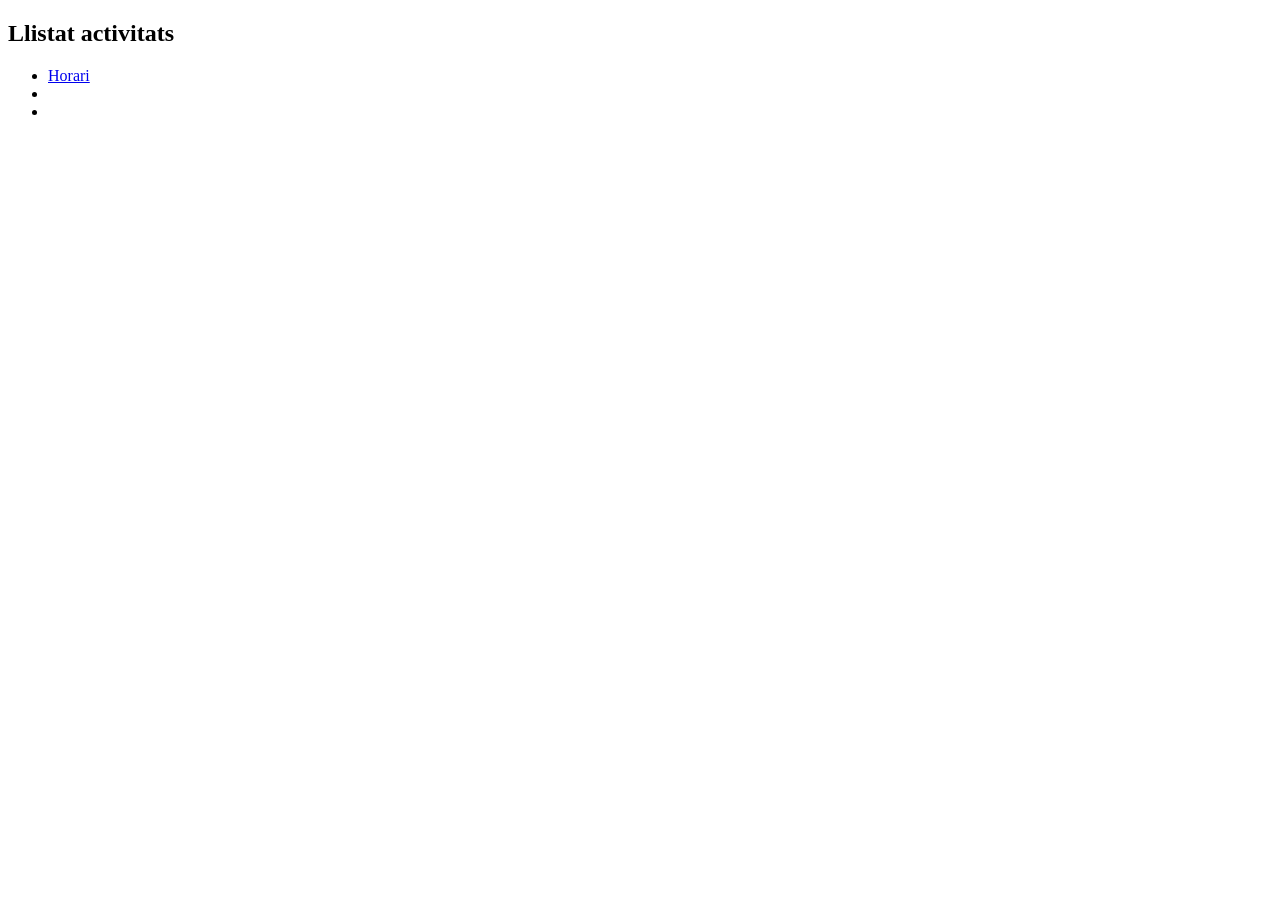
<file: index.html>
<!doctype html>
<html lang="ca">
  <head>
    <meta charset="utf-8" />
    <meta http-equiv="X-UA-Compatible" content="IE=edge" />
    <title>Activitats Marques</title>
    <meta name="description" content="Alejandro" />
    <meta name="viewport" content="width=device-width, initial-scale=1" />

    <link rel="stylesheet" href="./css/style.css" />
    <link rel="stylesheet" href="./css/colors.css" />
  </head>
  <body>
    <main>
      <h2>Llistat activitats</h2>
      <ul>
        <li><a href="./html/horari.html">Horari</a></li>
        <li><a href="#"></a></li>
        <li><a href="#"></a></li>
      </ul>
    </main>
  </body>
</html>
</file>
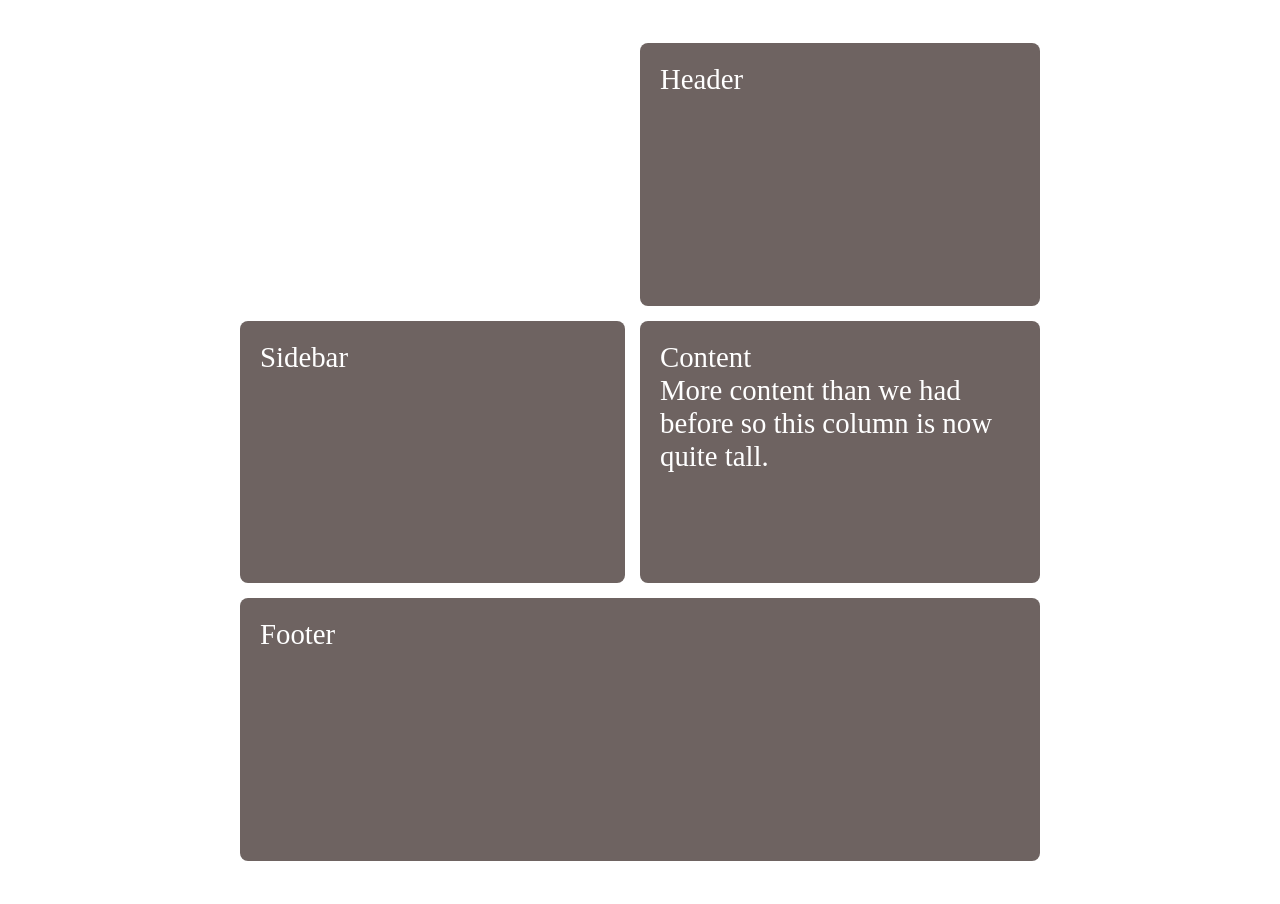
<file: GRID/grid.html>
<!doctype html>
<html>
  <head>
    <meta charset="utf-8" />
    <meta http-equiv="X-UA-Compatible" content="IE=edge" />
    <title>GRID</title>
    <meta name="description" content="" />
    <meta name="viewport" content="width=device-width, initial-scale=1" />
    <link rel="stylesheet" href="/GRID/style.css" />
  </head>
  <body>
    <div class="grid-container">
      <header class="header">Header</header>
      <ul class="llista-nav">
        <li>Element 1</li>
        <li>Element 2</li>
        <li>Element 3</li>
        <li>Element 4</li>
        <li>Element 5</li>
      </ul>
      <aside class="sidebar">Sidebar</aside>
      <main class="content">
        Content<br />
        More content than we had before so this column is now quite tall.
      </main>
      <footer class="footer">Footer</footer>
    </div>
  </body>
</html>
</file>
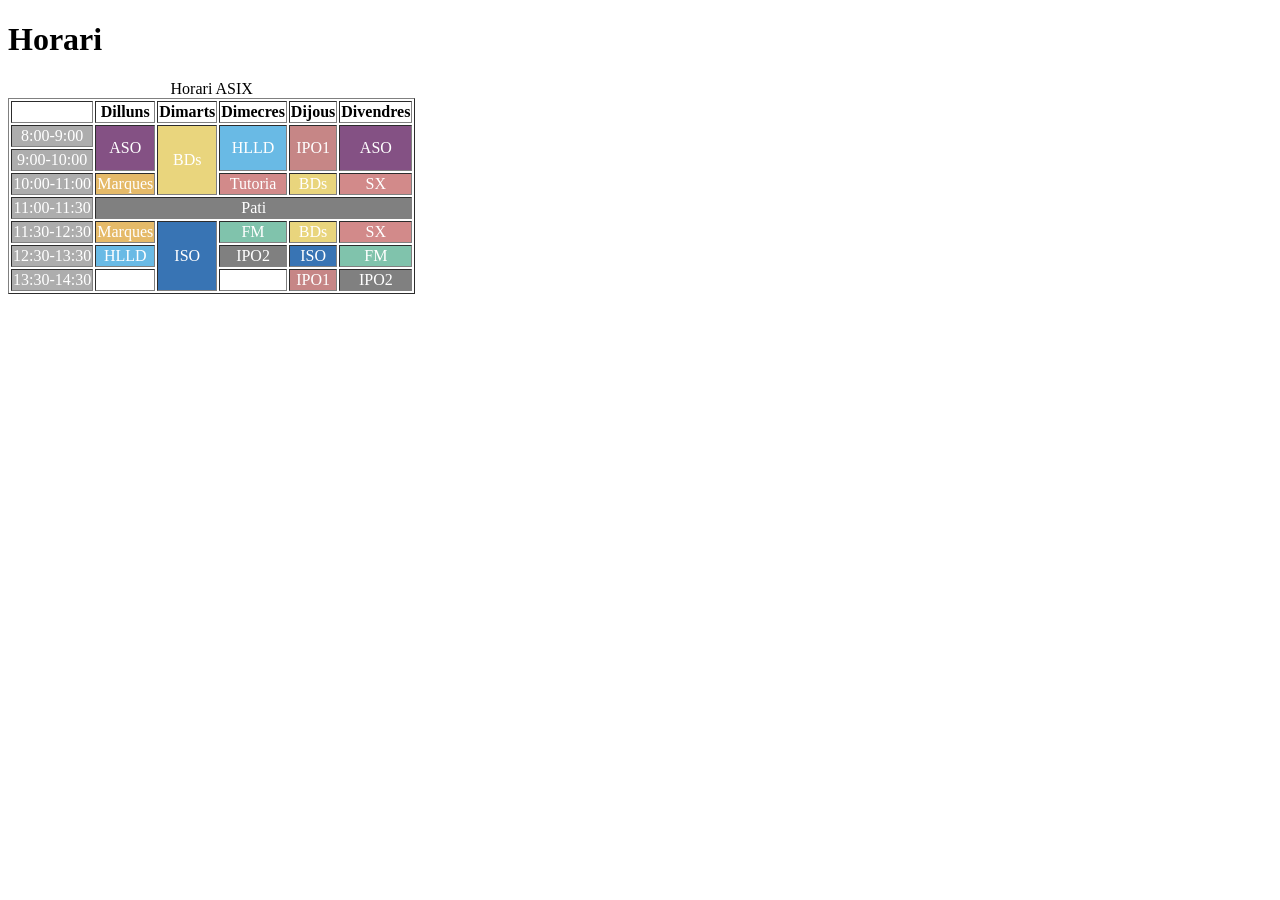
<file: html/horari.html>
<!doctype html>
<html lang="ca">
  <head>
    <meta charset="utf-8" />
    <meta http-equiv="X-UA-Compatible" content="IE=edge" />
    <title>Horari</title>
    <meta name="description" content="" />
    <meta name="viewport" content="width=device-width, initial-scale=1" />

    <link rel="stylesheet" href="./../css/style.css" />
    <link rel="stylesheet" href="./../css/colors.css" />
  </head>
  <body>
    <header>
      <h1>Horari</h1>
    </header>
    <main>
      <table border="1">
        <caption>
          Horari ASIX
        </caption>
        <thead>
          <th></th>
          <th>Dilluns</th>
          <th>Dimarts</th>
          <th>Dimecres</th>
          <th>Dijous</th>
          <th>Divendres</th>
        </thead>
        <tr>
          <td class="grey-twin">8:00-9:00</td>
          <td rowspan="2" class="violet">ASO</td>
          <td rowspan="3" class="yellow">BDs</td>
          <td rowspan="2" class="celeste">HLLD</td>
          <td rowspan="2" class="red">IPO1</td>
          <td rowspan="2" class="violet">ASO</td>
        </tr>
        <tr>
          <td class="grey-twin">9:00-10:00</td>
        </tr>
        <tr>
          <td class="grey-twin">10:00-11:00</td>
          <td class="orange">Marques</td>
          <td class="normal">Tutoria</td>
          <td class="yellow">BDs</td>
          <td class="normal">SX</td>
        </tr>
        <tr>
          <td class="grey-twin">11:00-11:30</td>
          <td colspan="5" class="grey">Pati</td>
        </tr>
        <tr>
          <td class="grey-twin">11:30-12:30</td>
          <td class="orange">Marques</td>
          <td rowspan="3" class="blue-ocean">ISO</td>
          <td class="green-back">FM</td>
          <td class="yellow">BDs</td>
          <td class="normal">SX</td>
        </tr>
        <tr>
          <td class="grey-twin">12:30-13:30</td>
          <td class="celeste">HLLD</td>
          <td class="grey">IPO2</td>
          <td class="blue-ocean">ISO</td>
          <td class="green-back">FM</td>
        </tr>
        <tr>
          <td class="grey-twin">13:30-14:30</td>
          <td></td>
          <td></td>
          <td class="red">IPO1</td>
          <td class="grey">IPO2</td>
        </tr>
      </table>
    </main>
  </body>
</html>
</file>
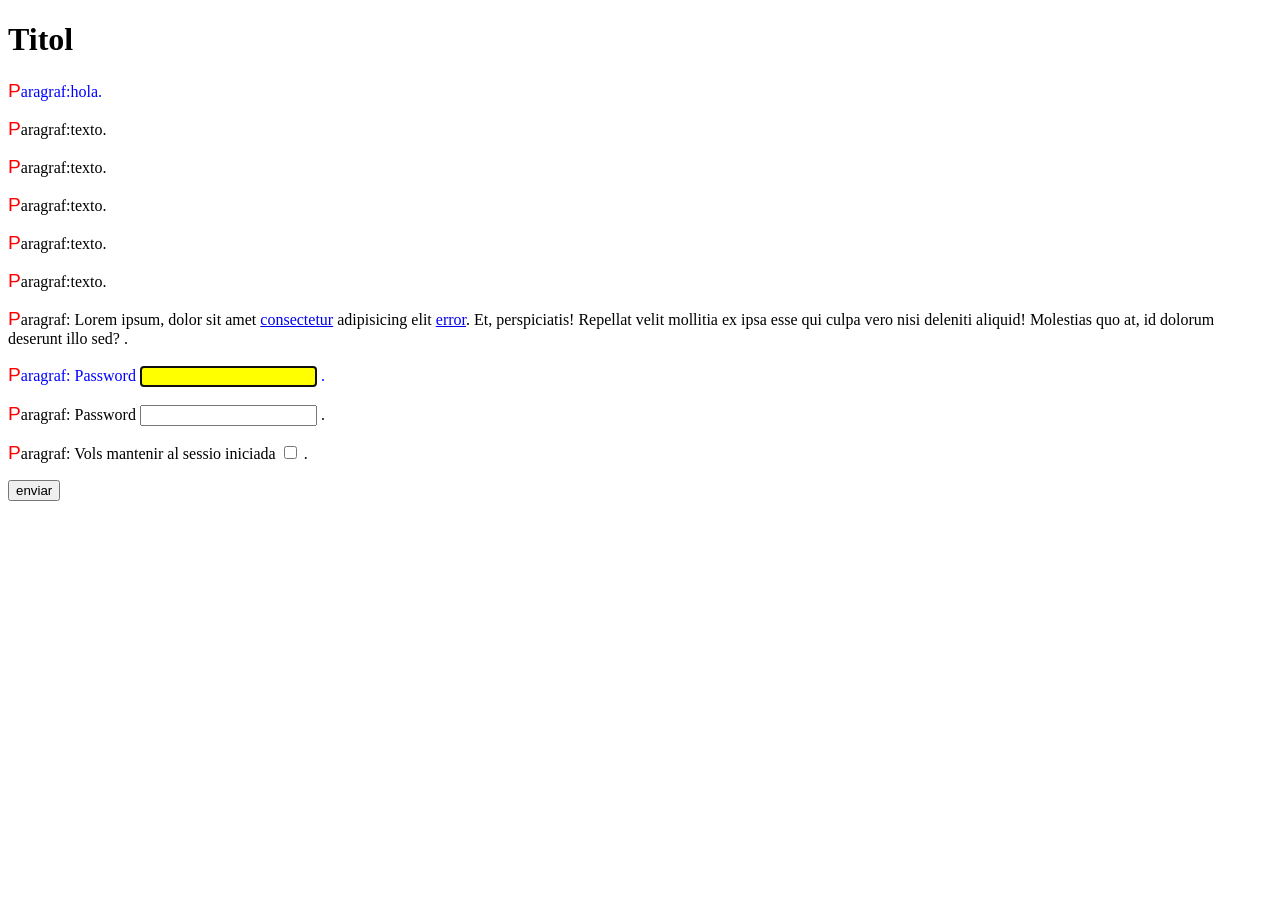
<file: html/seudoclases.html>
<!doctype html>
<html>
  <head>
    <meta charset="utf-8" />
    <meta http-equiv="X-UA-Compatible" content="IE=edge" />
    <title>seudoclases</title>
    <meta name="description" content="" />
    <meta name="viewport" content="width=device-width, initial-scale=1" />
    <link rel="stylesheet" href="./Exercici Josep Word/css/pseudo.css" />
  </head>
  <body>
    <h1>Titol</h1>
    <p>hola</p>
    <p>texto</p>
    <p>texto</p>
    <p>texto</p>
    <p>texto</p>
    <p>texto</p>
    <p>
      Lorem ipsum, dolor sit amet
      <a href="/html/horari.html">consectetur</a> adipisicing elit
      <a href="Arreglar html/tortugues.html">error</a>. Et, perspiciatis!
      Repellat velit mollitia ex ipsa esse qui culpa vero nisi deleniti aliquid!
      Molestias quo at, id dolorum deserunt illo sed?
    </p>

    <form action="">
      <p>
        <label for="usr">Password</label>
        <input type="text" id="usr" name="usuari" required autofocus />
      </p>
      <p>
        <label for="psw">Password</label>
        <input type="password" id="psw" name="contrasenya" required autofocus/>
      </p>
      <p>
        <label for="session">Vols mantenir al sessio iniciada</label>
        <input type="checkbox" id="session" name="" required autofocus/>
      </p>
      <button type="submit">enviar</button>
    </form>
  </body>
</html>
</file>
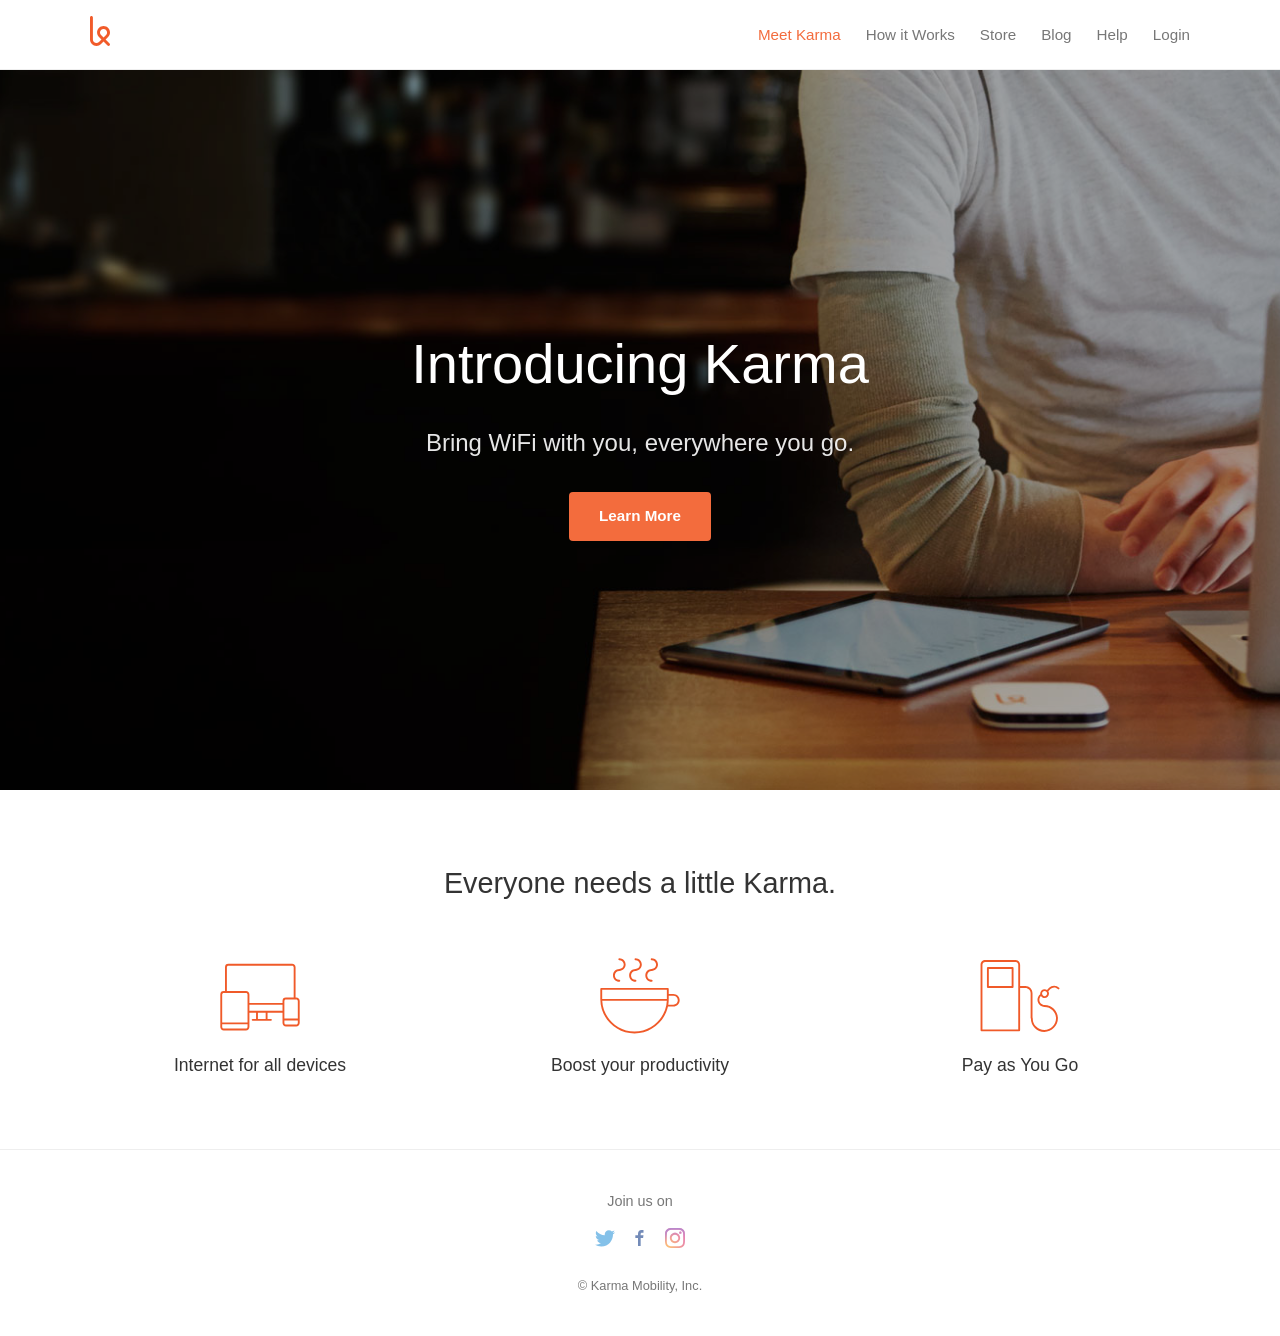
<file: KARMA/karma.html>
<!DOCTYPE html>
<html lang="es">
<head>
  <meta charset="UTF-8">
  <meta name="viewport" content="width=device-width, initial-scale=1.0">
  <title>Karma - Internet for Everyone</title>
  <link rel="stylesheet" href="/KARMA/css/karma.css">
</head>
<body>

  <header class="navbar">
    <div class="container nav-container">
      <a href="#" class="logo">
        <img src="img/karma-logo.svg" alt="Karma Logo">
      </a>
      <button class="menu-toggle" aria-label="Abrir menú">
        <img src="img/menu-hamburger.svg" alt="Menú">
      </button>
      <nav class="nav-links">
        <ul>
          <li><a href="#" class="active">Meet Karma</a></li>
          <li><a href="#">How it Works</a></li>
          <li><a href="#">Store</a></li>
          <li><a href="#">Blog</a></li>
          <li><a href="#">Help</a></li>
          <li><a href="#">Login</a></li>
        </ul>
      </nav>
    </div>
  </header>

  <section class="hero">
    <div class="hero-overlay"></div>
    <div class="container hero-content">
      <h1>Introducing Karma</h1>
      <p class="hero-subtitle">Bring WiFi with you, everywhere you go.</p>
      <a href="#" class="btn btn-primary">Learn More</a>
    </div>
  </section>

  <section class="features">
    <div class="container">
      <h2>Everyone needs a little Karma.</h2>
      <div class="features-grid">
        
        <div class="feature-card">
          <div class="icon-wrapper">
            <img src="img/icon-devices.svg" alt="Internet para todos los dispositivos">
          </div>
          <h3>Internet for all devices</h3>
        </div>

        <div class="feature-card">
          <div class="icon-wrapper">
            <img src="img/icon-coffee.svg" alt="Aumenta tu productividad">
          </div>
          <h3>Boost your productivity</h3>
        </div>

        <div class="feature-card">
          <div class="icon-wrapper">
            <img src="img/icon-refill.svg" alt="Paga solo por lo que usas">
          </div>
          <h3>Pay as You Go</h3>
        </div>

      </div>
    </div>
  </section>

  <footer class="footer">
    <div class="container footer-container">
      <p class="footer-title">Join us on</p>
      <div class="social-links">
        <a href="#" aria-label="Twitter">
          <img src="img/twitter-icon.svg" alt="Twitter">
        </a>
        <a href="#" aria-label="Facebook">
          <img src="img/facebook-icon.svg" alt="Facebook">
        </a>
        <a href="#" aria-label="Instagram">
          <img src="img/instagram-icon.svg" alt="Instagram">
        </a>
      </div>
      <p class="copyright">&copy; Karma Mobility, Inc.</p>
    </div>
  </footer>

</body>
</html>
</file>
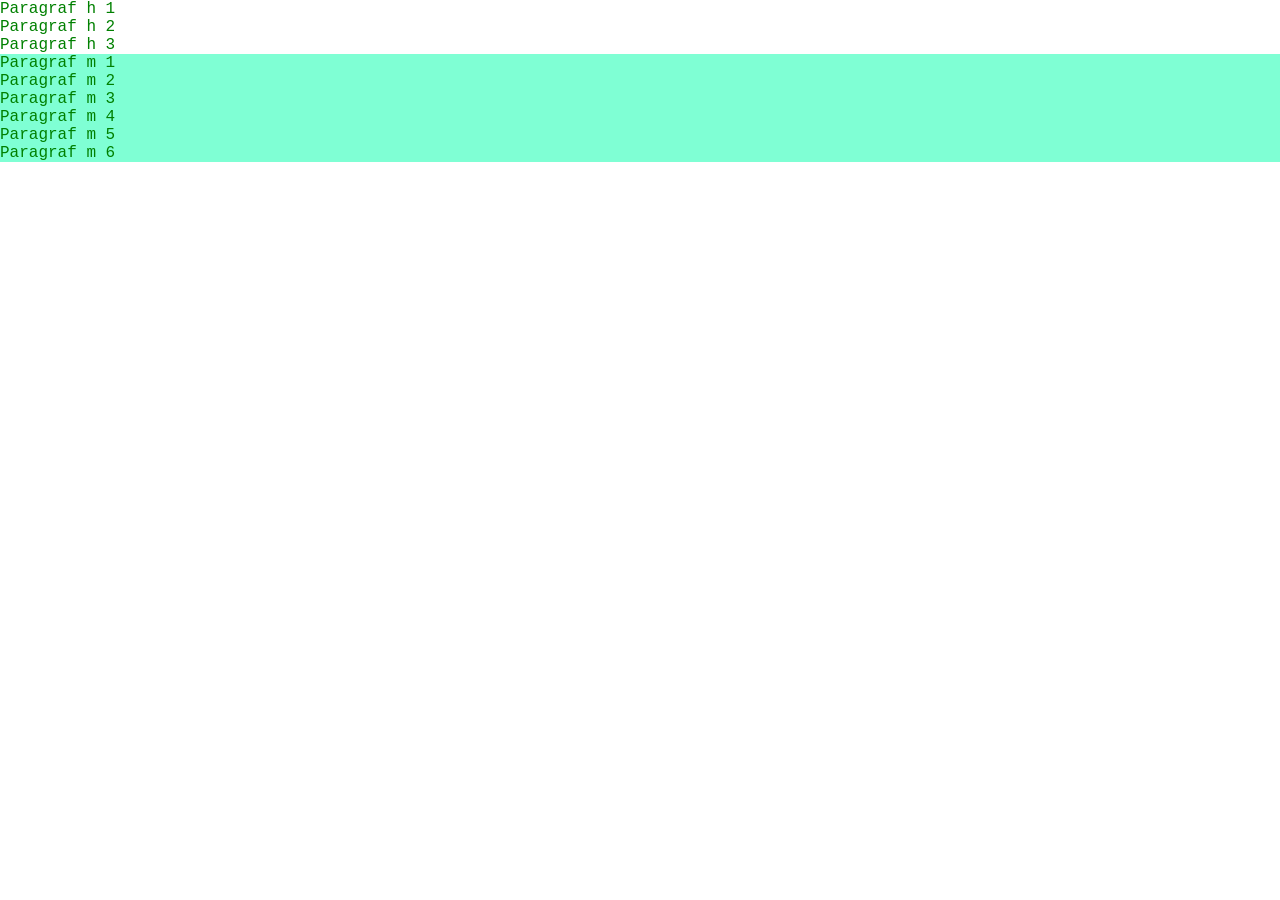
<file: Nuevo contenido/estil.html>
<!DOCTYPE html>

<html>
    <head>
        <meta charset="utf-8">
        <meta http-equiv="X-UA-Compatible" content="IE=edge">
        <title>Estils</title>
        <meta name="description" content="">
        <meta name="viewport" content="width=device-width, initial-scale=1">
        <link rel="stylesheet" href="./css/estil.css">
    </head>
    <body>
        <header>
            <h1 id="text-titol" class="text">Estils</h1> 
            <p class="text text-paragraf">Paragraf h 1</p>
            <p class="text text-paragraf">Paragraf h 2</p>
            <p class="text text-paragraf">Paragraf h 3</p>
        </header>

        <main>
            <h2>Tìtol 2</h2>
            <p class="text text-paragraf">Paragraf m 1</p>
            <p class="text text-paragraf">Paragraf m 2</p>
            <p class="text text-paragraf">Paragraf m 3</p>
            <h2>Tìtol 2</h2>
            <p class="text text-paragraf">Paragraf m 4</p>
            <p class="text text-paragraf">Paragraf m 5</p>
            <p class="text text-paragraf">Paragraf m 6</p>
        </main>
    </body>
</html>
</file>
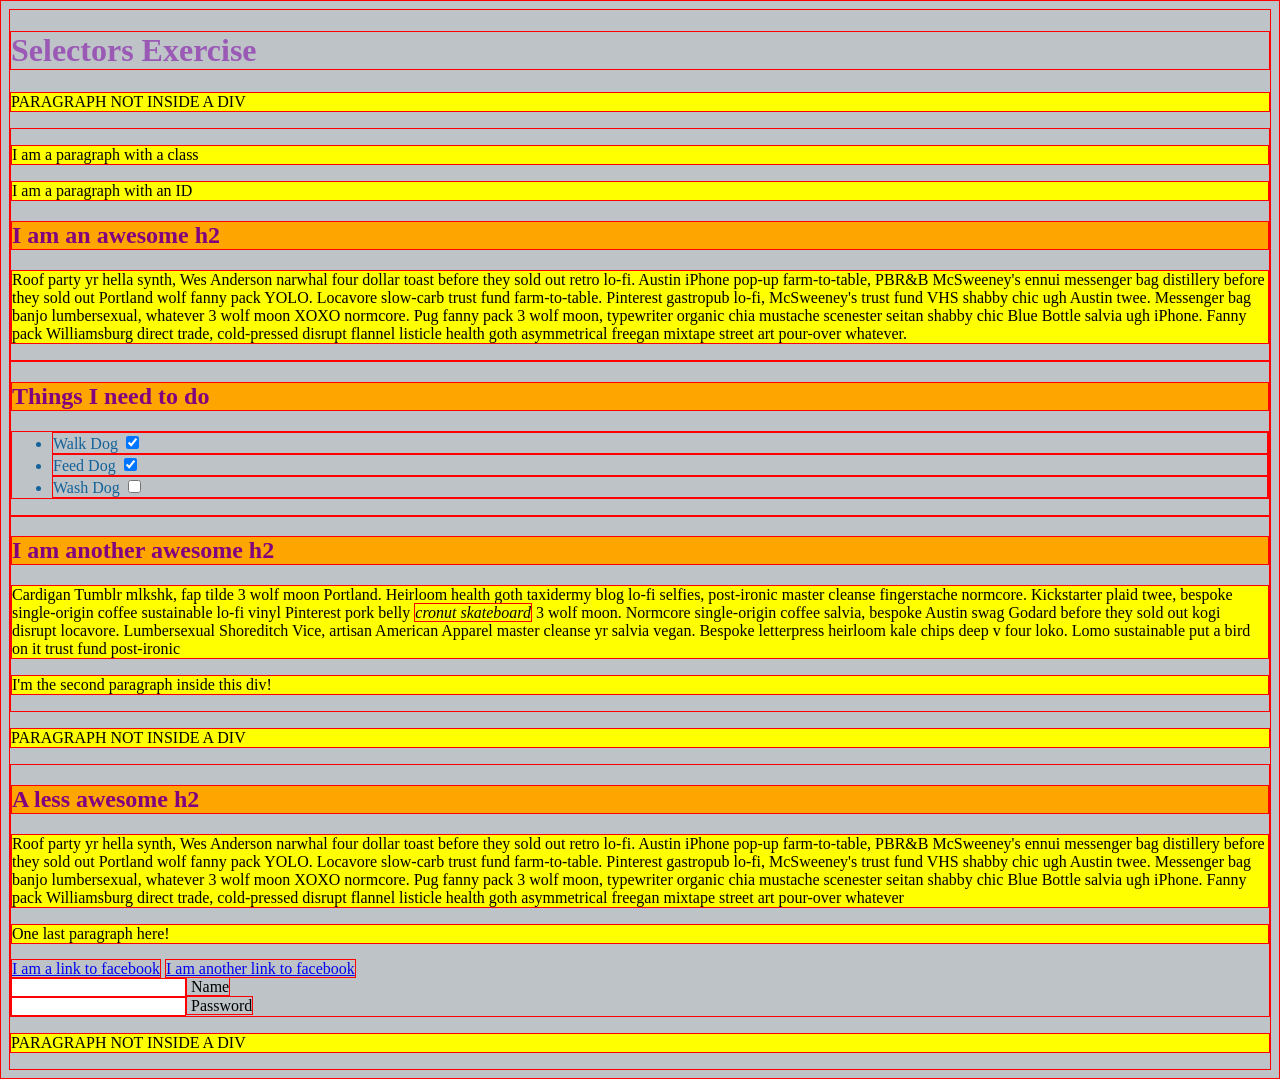
<file: html/Exercici Josep Word/Actividad_CSS/activitat.html>
<!doctype html>
<html>
  <head>
    <meta charset="UTF-8" />
    <title>Selectors Exercise</title>
    <link rel="stylesheet" type="text/css" href="./activitat.css" />
  </head>
  <body>
    <h1>Selectors Exercise</h1>

    <p>PARAGRAPH NOT INSIDE A DIV</p>

    <div>
      <p class="hello">I am a paragraph with a class</p>
      <p id="special">I am a paragraph with an ID</p>

      <h2>I am an awesome h2</h2>

      <p>
        Roof party yr hella synth, Wes Anderson narwhal four dollar toast before
        they sold out retro lo-fi. Austin iPhone pop-up farm-to-table, PBR&B
        McSweeney's ennui messenger bag distillery before they sold out Portland
        wolf fanny pack YOLO. Locavore slow-carb trust fund farm-to-table.
        Pinterest gastropub lo-fi, McSweeney's trust fund VHS shabby chic ugh
        Austin twee. Messenger bag banjo lumbersexual, whatever 3 wolf moon XOXO
        normcore. Pug fanny pack 3 wolf moon, typewriter organic chia mustache
        scenester seitan shabby chic Blue Bottle salvia ugh iPhone. Fanny pack
        Williamsburg direct trade, cold-pressed disrupt flannel listicle health
        goth asymmetrical freegan mixtape street art pour-over whatever.
      </p>
    </div>

    <div>
      <h2>Things I need to do</h2>

      <ul>
        <li>Walk Dog <input type="checkbox" checked /></li>
        <li>Feed Dog <input type="checkbox" checked /></li>
        <li>Wash Dog <input type="checkbox" /></li>
      </ul>
    </div>

    <div>
      <h2>I am another awesome h2</h2>

      <p>
        Cardigan Tumblr mlkshk, fap tilde 3 wolf moon Portland. Heirloom health
        goth taxidermy blog lo-fi selfies, post-ironic master cleanse
        fingerstache normcore. Kickstarter plaid twee, bespoke single-origin
        coffee sustainable lo-fi vinyl Pinterest pork belly
        <em>cronut skateboard</em> 3 wolf moon. Normcore single-origin coffee
        salvia, bespoke Austin swag Godard before they sold out kogi disrupt
        locavore. Lumbersexual Shoreditch Vice, artisan American Apparel master
        cleanse yr salvia vegan. Bespoke letterpress heirloom kale chips deep v
        four loko. Lomo sustainable put a bird on it trust fund post-ironic
      </p>

      <p>I'm the second paragraph inside this div!</p>
    </div>

    <p>PARAGRAPH NOT INSIDE A DIV</p>

    <div>
      <h2>A less awesome h2</h2>

      <p>
        Roof party yr hella synth, Wes Anderson narwhal four dollar toast before
        they sold out retro lo-fi. Austin iPhone pop-up farm-to-table, PBR&B
        McSweeney's ennui messenger bag distillery before they sold out Portland
        wolf fanny pack YOLO. Locavore slow-carb trust fund farm-to-table.
        Pinterest gastropub lo-fi, McSweeney's trust fund VHS shabby chic ugh
        Austin twee. Messenger bag banjo lumbersexual, whatever 3 wolf moon XOXO
        normcore. Pug fanny pack 3 wolf moon, typewriter organic chia mustache
        scenester seitan shabby chic Blue Bottle salvia ugh iPhone. Fanny pack
        Williamsburg direct trade, cold-pressed disrupt flannel listicle health
        goth asymmetrical freegan mixtape street art pour-over whatever
      </p>

      <p>One last paragraph here!</p>

      <a href="https://www.facebook.com">I am a link to facebook</a>
      <a href="https://www.facebook.com">I am another link to facebook</a>
      <br />

      <input type="text" name="name" /><label> Name</label><br />
      <input type="password" name="password" /><label> Password</label><br />
    </div>

    <p>PARAGRAPH NOT INSIDE A DIV</p>
  </body>
</html>
</file>
<file: css/style.css>
*

td, th {
    text-align:center;
}
</file>
<file: css/colors.css>
.table-text-color{
    color: whitesmoke;
}

.bg-crimson {
    background-color: crimson;
}

.grey {
    background-color: grey;
}

.blue-ocean {
    background-color: rgb(56, 116, 180);
}

.yellow {
    background-color: rgb(233, 213, 125);
}

.violet {
    background-color: rgb(132, 81, 132);
}

.red {
    background-color: rgb(198, 134, 134);
}

.orange {
    background-color: rgb(229, 186, 105);
}

.celeste {
    background-color: rgb(105, 186, 229);
}

.green-back{
    background-color: rgb(128, 195, 172);
}

.normal {
    background-color: rgb(210, 138, 138);
}

.grey-twin {
    background-color: rgb(173, 173, 173);
}

td {
    color: white;
}
</file>
<file: GRID/style.css>
body {
  display: flex;
  justify-content: center;
  padding: 20px;
}

.grid-container {
  display: grid;
  grid-template-columns: 2fr 1fr 1fr;
  grid-template-rows: 1fr 1fr 1fr;
  gap: 15px;
  background: white;
  padding: 15px;
  width: 100%;
  max-width: 800px;
}

.llista-nav {

  font-size: 2em;

  height: 100%;

  display: flex;
  flex-direction: column;

  align-items: center;
  
}

.grid-container > * {
  padding: 20px;
  color: white;
  border-radius: 8px;
  font-size: 1.8rem;
}

.header  { grid-column: 2 / 4; grid-row: 1; background: #6e6361; }
.sidebar { grid-column: 1;     grid-row: 2; background: #6e6361; }
.content { grid-column: 2 / 4; grid-row: 2; background: #6e6361; }
.footer  { grid-column: 1 / 4; grid-row: 3; background: #6e6361; }
</file>
<file: html/Exercici Josep Word/css/pseudo.css>
a:visited {
    color: crimson;
}
p:hover {
    color: blue;
}
p:active {
    color: green;
}

input:focus {
    background-color: yellow;
}

input:checked {
    border: solid;
    background-color: fuchsia;
}
p:first-of-type {
    color: blue;
}

p::before {
    content: "Paragraf:"
}

p::after {
    content: "."
}

p::first-letter {
    color: red;
    font-family: "Arial Black", Gadget, sans-serif;
    font-size: larger;
}

p::selection {
    color: black;
    background-color: blue;
}
</file>
<file: KARMA/css/karma.css>
:root {
  --primary-color: #f36c3d;
  --primary-hover: #e05b2c;
  --text-dark: #333333;
  --text-muted: #777777;
  --bg-light: #ffffff;
  --border-color: #eeeeee;
  --font-family: 'Helvetica Neue', Helvetica, Arial, sans-serif;
}

* {
  box-sizing: border-box;
  margin: 0;
  padding: 0;
}

body {
  font-family: var(--font-family);
  color: var(--text-dark);
  background-color: var(--bg-light);
  line-height: 1.6;
}

.container {
  width: 90%;
  max-width: 1100px;
  margin: 0 auto;
}

/* --- Navegación --- */
.navbar {
  background-color: #fff;
  border-bottom: 1px solid var(--border-color);
  position: sticky;
  top: 0;
  z-index: 100;
  height: 70px;
  display: flex;
  align-items: center;
}

.nav-container {
  display: flex;
  justify-content: space-between;
  align-items: center;
}

.logo img {
  height: 30px;
}

.menu-toggle {
  background: none;
  border: none;
  cursor: pointer;
}

.menu-toggle img {
  width: 24px;
}

.nav-links {
  display: none; /* Oculto en móvil */
}

.nav-links ul {
  display: flex;
  list-style: none;
  gap: 25px;
}

.nav-links a {
  text-decoration: none;
  color: var(--text-muted);
  font-size: 0.95rem;
  font-weight: 500;
  transition: color 0.2s ease;
}

.nav-links a:hover,
.nav-links a.active {
  color: var(--primary-color);
}

.hero {
  position: relative;
  background-image: url('/KARMA/img/first-background.jpg');
  background-size: cover;
  background-position: center;
  height: 80vh;
  min-height: 450px;
  display: flex;
  align-items: center;
  justify-content: center;
  text-align: center;
  color: #ffffff;
}

.hero-overlay {
  position: absolute;
  top: 0;
  left: 0;
  width: 100%;
  height: 100%;
  background: rgba(0, 0, 0, 0.35);
}

.hero-content {
  position: relative;
  z-index: 1;
}

.hero h1 {
  font-size: 2.5rem;
  font-weight: 300;
  margin-bottom: 15px;
}

.hero-subtitle {
  font-size: 1.25rem;
  font-weight: 300;
  margin-bottom: 30px;
  opacity: 0.9;
}

.btn {
  display: inline-block;
  padding: 12px 30px;
  border-radius: 4px;
  text-decoration: none;
  font-size: 0.95rem;
  font-weight: 600;
  transition: background-color 0.2s ease;
}

.btn-primary {
  background-color: var(--primary-color);
  color: #ffffff;
}

.btn-primary:hover {
  background-color: var(--primary-hover);
}

/* --- Características --- */
.features {
  padding: 70px 0;
  text-align: center;
}

.features h2 {
  font-size: 1.8rem;
  font-weight: 300;
  margin-bottom: 50px;
}

.features-grid {
  display: flex;
  flex-direction: column;
  gap: 40px;
}

.feature-card {
  display: flex;
  flex-direction: column;
  align-items: center;
}

.icon-wrapper {
  width: 80px;
  height: 80px;
  margin-bottom: 15px;
  display: flex;
  align-items: center;
  justify-content: center;
}

.icon-wrapper img {
  max-width: 100%;
  height: auto;
}

.feature-card h3 {
  font-size: 1.1rem;
  font-weight: 400;
}

.footer {
  border-top: 1px solid var(--border-color);
  padding: 40px 0;
  text-align: center;
}

.footer-title {
  font-size: 0.9rem;
  color: var(--text-muted);
  margin-bottom: 15px;
}

.social-links {
  display: flex;
  justify-content: center;
  gap: 15px;
  margin-bottom: 20px;
}

.social-links a img {
  width: 20px;
  height: 20px;
  opacity: 0.6;
  transition: opacity 0.2s ease;
}

.social-links a:hover img {
  opacity: 1;
}

.copyright {
  font-size: 0.8rem;
  color: var(--text-muted);
}

@media (min-width: 768px) {
  .menu-toggle {
    display: none;
  }

  .nav-links {
    display: block;
  }

  .hero h1 {
    font-size: 3.5rem;
  }

  .hero-subtitle {
    font-size: 1.5rem;
  }

  .features-grid {
    flex-direction: row;
    justify-content: space-between;
  }

  .feature-card {
    flex: 1;
  }
}
</file>
<file: Nuevo contenido/css/estil.css>
* {
    margin: 0;
    padding: 0;

    text-decoration: none;
    list-style: none;
}

h1 {
    text-align: center;   
}

.text {
    color: darkblue;
    font-family: 'Courier New', Courier, monospace;
}

#text-titol{
    color: crimson;
}

.text-paragraf {
    color: green;
}

main .text-paragraf {
    background-color: aquamarine;
}

h1, h2, h3, h4, h5, h6 {
    display: none;
}

header > p {
    color: coral
}
</file>
<file: html/Exercici Josep Word/Actividad_CSS/activitat.css>
* {
    border: red 1px solid;
}

h2{
    color:purple ;
    background-color: orange ;
}

body{
    background-color:#bdc3c7
}

h1 {
    color: #9b59b6;
}

li {
    color: #146299;
}

p {
    background-color: yellow;
}
</file>
